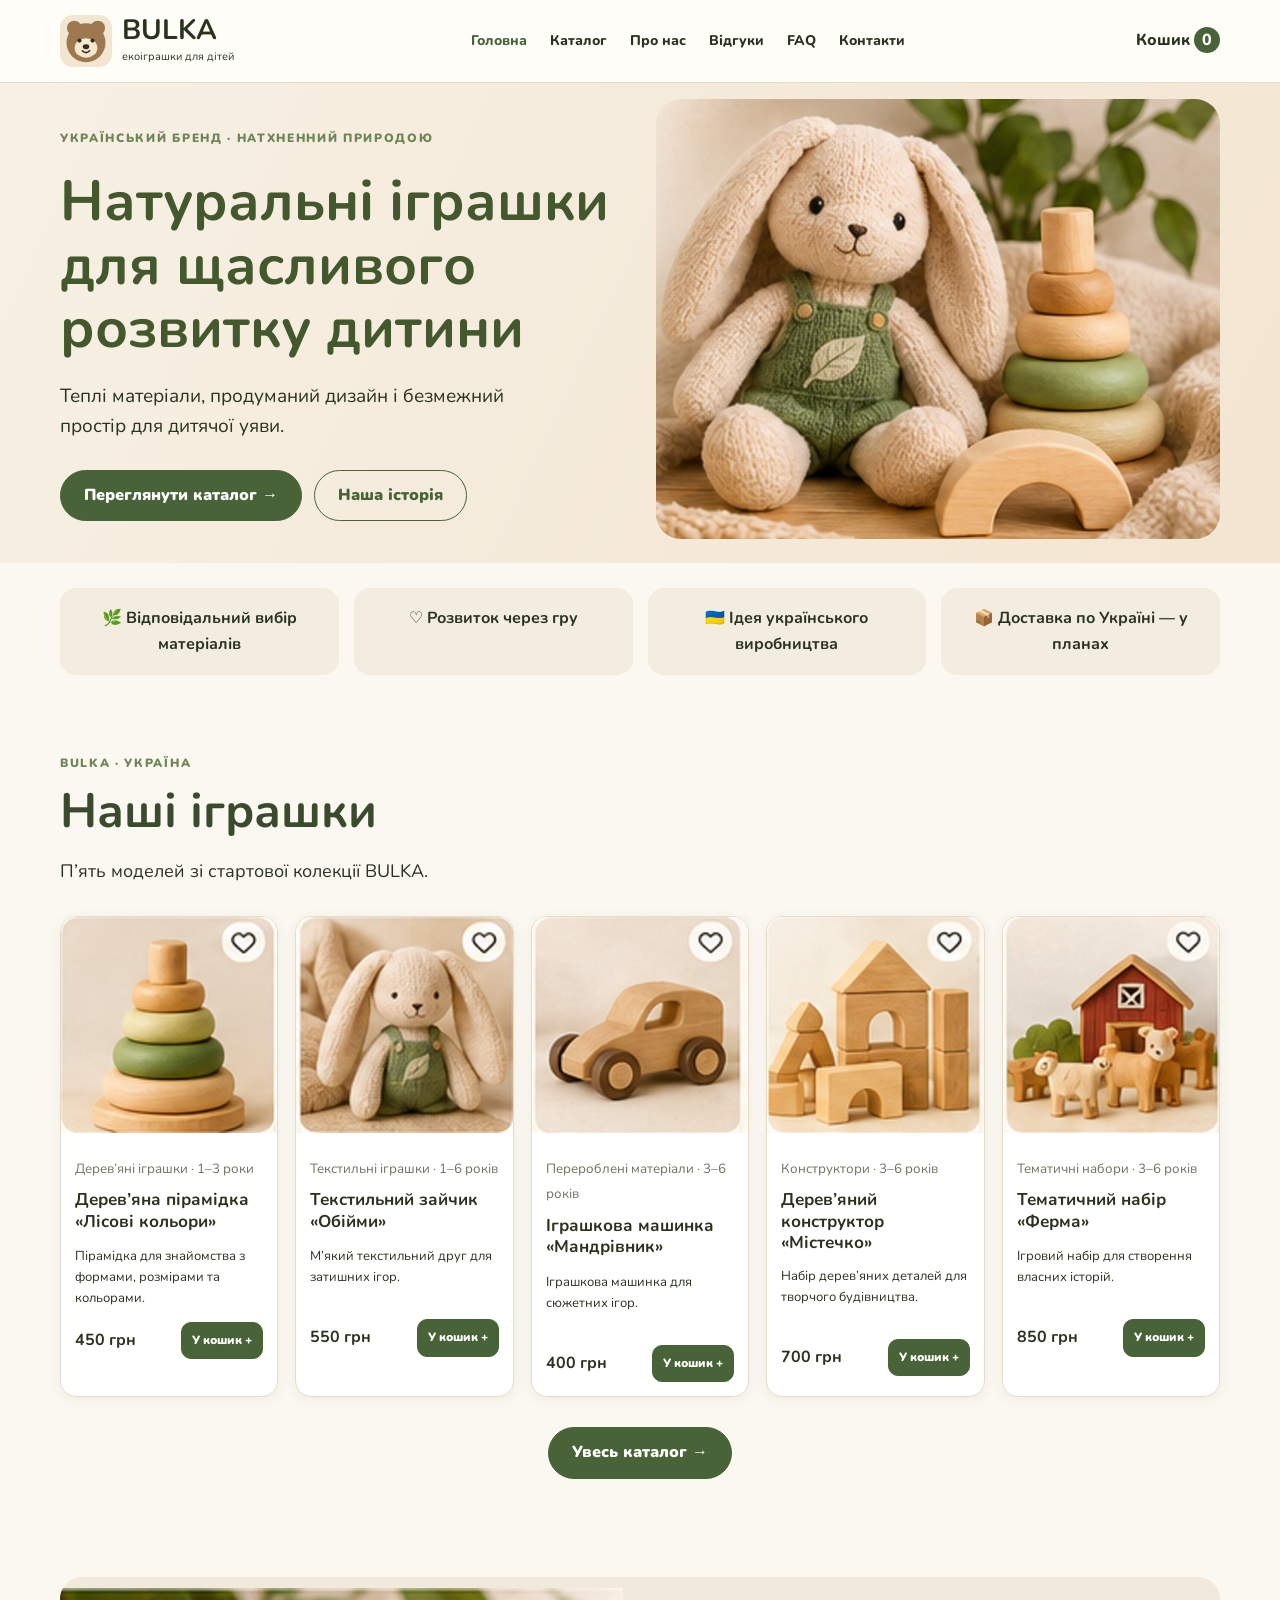
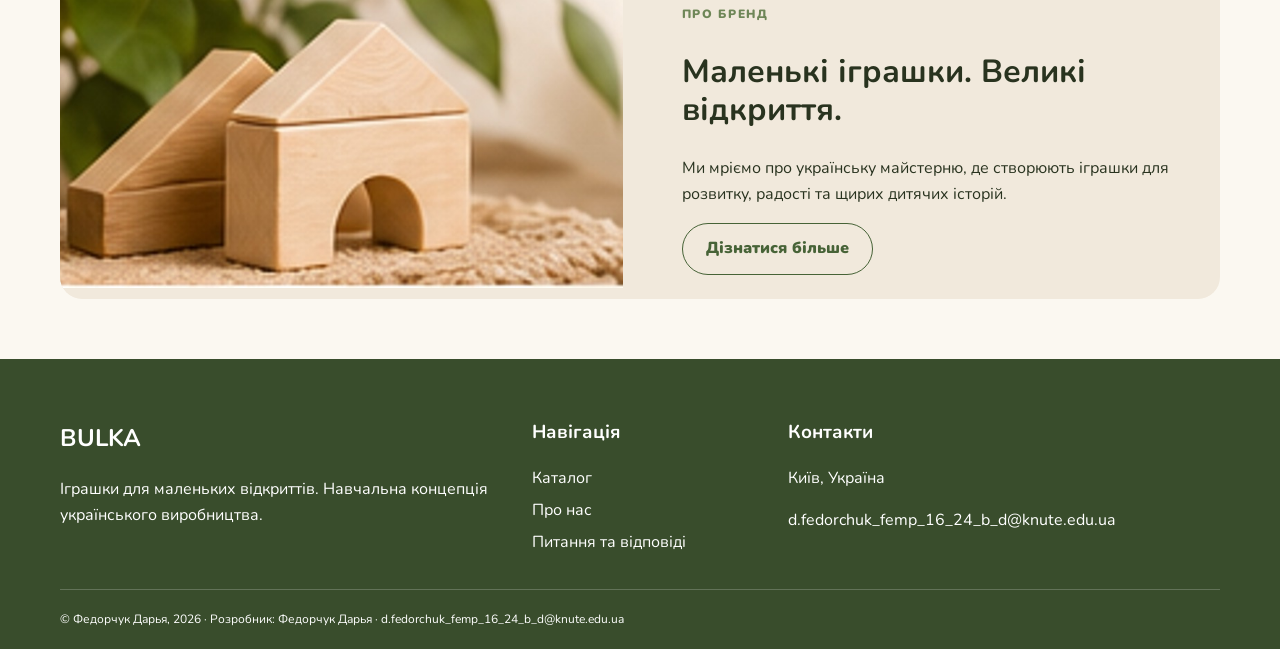
<file: index.html>
<!doctype html><html lang="uk"><head><meta charset="UTF-8"><meta name="viewport" content="width=device-width,initial-scale=1"><meta name="theme-color" content="#466039"><meta name="description" content="BULKA — український навчальний проєкт виробництва дитячих іграшок з дерева, текстилю та відповідально підібраних матеріалів."><title>Головна — BULKA</title><link rel="icon" href="images/logo.svg" type="image/svg+xml"><link rel="stylesheet" href="css/style.css"></head><body><header class="site-header"><div class="container header-inner"><a class="brand" href="index.html"><img src="images/logo.svg" alt="BULKA" width="52" height="52"><span><b>BULKA</b><small>екоіграшки для дітей</small></span></a><button class="mobile-menu" id="menu-button" type="button" aria-label="Меню">☰</button><nav class="nav" id="nav"><a class="active" href="index.html">Головна</a><a class="" href="catalog.html">Каталог</a><a class="" href="about.html">Про нас</a><a class="" href="reviews.html">Відгуки</a><a class="" href="faq.html">FAQ</a><a class="" href="contacts.html">Контакти</a></nav><a class="cart-link" href="cart.html">Кошик <span id="cart-count">0</span></a></div></header><main><section class="hero"><div class="container hero-grid"><div class="hero-copy"><span class="eyebrow">УКРАЇНСЬКИЙ БРЕНД · НАТХНЕННИЙ ПРИРОДОЮ</span><h1>Натуральні іграшки для щасливого розвитку дитини</h1><p>Теплі матеріали, продуманий дизайн і безмежний простір для дитячої уяви.</p><div class="hero-actions"><a class="btn" href="catalog.html">Переглянути каталог →</a><a class="btn outline" href="about.html">Наша історія</a></div></div><div class="hero-image"><img src="images/hero.jpg" alt="Дитячі іграшки у природних кольорах"></div></div></section><section class="container benefits"><div>🌿 <b>Відповідальний вибір матеріалів</b></div><div>♡ <b>Розвиток через гру</b></div><div>🇺🇦 <b>Ідея українського виробництва</b></div><div>📦 <b>Доставка по Україні — у планах</b></div></section><section class="container section"><div class="page-heading"><span class="eyebrow">BULKA · УКРАЇНА</span><h1>Наші іграшки</h1><p>П’ять моделей зі стартової колекції BULKA.</p></div><div class="product-grid"><article class="product-card" data-name="дерев’яна пірамідка «лісові кольори»" data-age="1–3 роки" data-price="450" data-category="Дерев’яні іграшки"><a href="product.html?id=1"><img src="images/toy1.jpg" alt="Дерев’яна пірамідка «Лісові кольори»" loading="lazy"></a><div class="product-info"><small>Дерев’яні іграшки · 1–3 роки</small><h3><a href="product.html?id=1">Дерев’яна пірамідка «Лісові кольори»</a></h3><p>Пірамідка для знайомства з формами, розмірами та кольорами.</p><div class="product-bottom"><strong>450 грн</strong><button type="button" data-add="1" aria-label="Додати Дерев’яна пірамідка «Лісові кольори» до кошика">У кошик +</button></div></div></article><article class="product-card" data-name="текстильний зайчик «обійми»" data-age="1–6 років" data-price="550" data-category="Текстильні іграшки"><a href="product.html?id=2"><img src="images/toy2.jpg" alt="Текстильний зайчик «Обійми»" loading="lazy"></a><div class="product-info"><small>Текстильні іграшки · 1–6 років</small><h3><a href="product.html?id=2">Текстильний зайчик «Обійми»</a></h3><p>М’який текстильний друг для затишних ігор.</p><div class="product-bottom"><strong>550 грн</strong><button type="button" data-add="2" aria-label="Додати Текстильний зайчик «Обійми» до кошика">У кошик +</button></div></div></article><article class="product-card" data-name="іграшкова машинка «мандрівник»" data-age="3–6 років" data-price="400" data-category="Перероблені матеріали"><a href="product.html?id=3"><img src="images/toy3.jpg" alt="Іграшкова машинка «Мандрівник»" loading="lazy"></a><div class="product-info"><small>Перероблені матеріали · 3–6 років</small><h3><a href="product.html?id=3">Іграшкова машинка «Мандрівник»</a></h3><p>Іграшкова машинка для сюжетних ігор.</p><div class="product-bottom"><strong>400 грн</strong><button type="button" data-add="3" aria-label="Додати Іграшкова машинка «Мандрівник» до кошика">У кошик +</button></div></div></article><article class="product-card" data-name="дерев’яний конструктор «містечко»" data-age="3–6 років" data-price="700" data-category="Конструктори"><a href="product.html?id=4"><img src="images/toy4.jpg" alt="Дерев’яний конструктор «Містечко»" loading="lazy"></a><div class="product-info"><small>Конструктори · 3–6 років</small><h3><a href="product.html?id=4">Дерев’яний конструктор «Містечко»</a></h3><p>Набір дерев’яних деталей для творчого будівництва.</p><div class="product-bottom"><strong>700 грн</strong><button type="button" data-add="4" aria-label="Додати Дерев’яний конструктор «Містечко» до кошика">У кошик +</button></div></div></article><article class="product-card" data-name="тематичний набір «ферма»" data-age="3–6 років" data-price="850" data-category="Тематичні набори"><a href="product.html?id=5"><img src="images/toy5.jpg" alt="Тематичний набір «Ферма»" loading="lazy"></a><div class="product-info"><small>Тематичні набори · 3–6 років</small><h3><a href="product.html?id=5">Тематичний набір «Ферма»</a></h3><p>Ігровий набір для створення власних історій.</p><div class="product-bottom"><strong>850 грн</strong><button type="button" data-add="5" aria-label="Додати Тематичний набір «Ферма» до кошика">У кошик +</button></div></div></article></div><p class="center"><a class="btn" href="catalog.html">Увесь каталог →</a></p></section><section class="container story-banner"><img src="images/workshop.jpg" alt="Дерев’яні іграшки"><div><span class="eyebrow">ПРО БРЕНД</span><h2>Маленькі іграшки. Великі відкриття.</h2><p>Ми мріємо про українську майстерню, де створюють іграшки для розвитку, радості та щирих дитячих історій.</p><a class="btn outline" href="about.html">Дізнатися більше</a></div></section></main><footer class="site-footer"><div class="container footer-grid"><div><h2>BULKA</h2><p>Іграшки для маленьких відкриттів. Навчальна концепція українського виробництва.</p></div><div><h3>Навігація</h3><a href="catalog.html">Каталог</a><a href="about.html">Про нас</a><a href="faq.html">Питання та відповіді</a></div><div><h3>Контакти</h3><p>Київ, Україна</p><a href="mailto:d.fedorchuk_femp_16_24_b_d@knute.edu.ua">d.fedorchuk_femp_16_24_b_d@knute.edu.ua</a></div></div><div class="container copyright">© Федорчук Дарья, 2026 · Розробник: Федорчук Дарья · d.fedorchuk_femp_16_24_b_d@knute.edu.ua</div></footer><script src="js/script.js" defer></script></body></html>
</file>
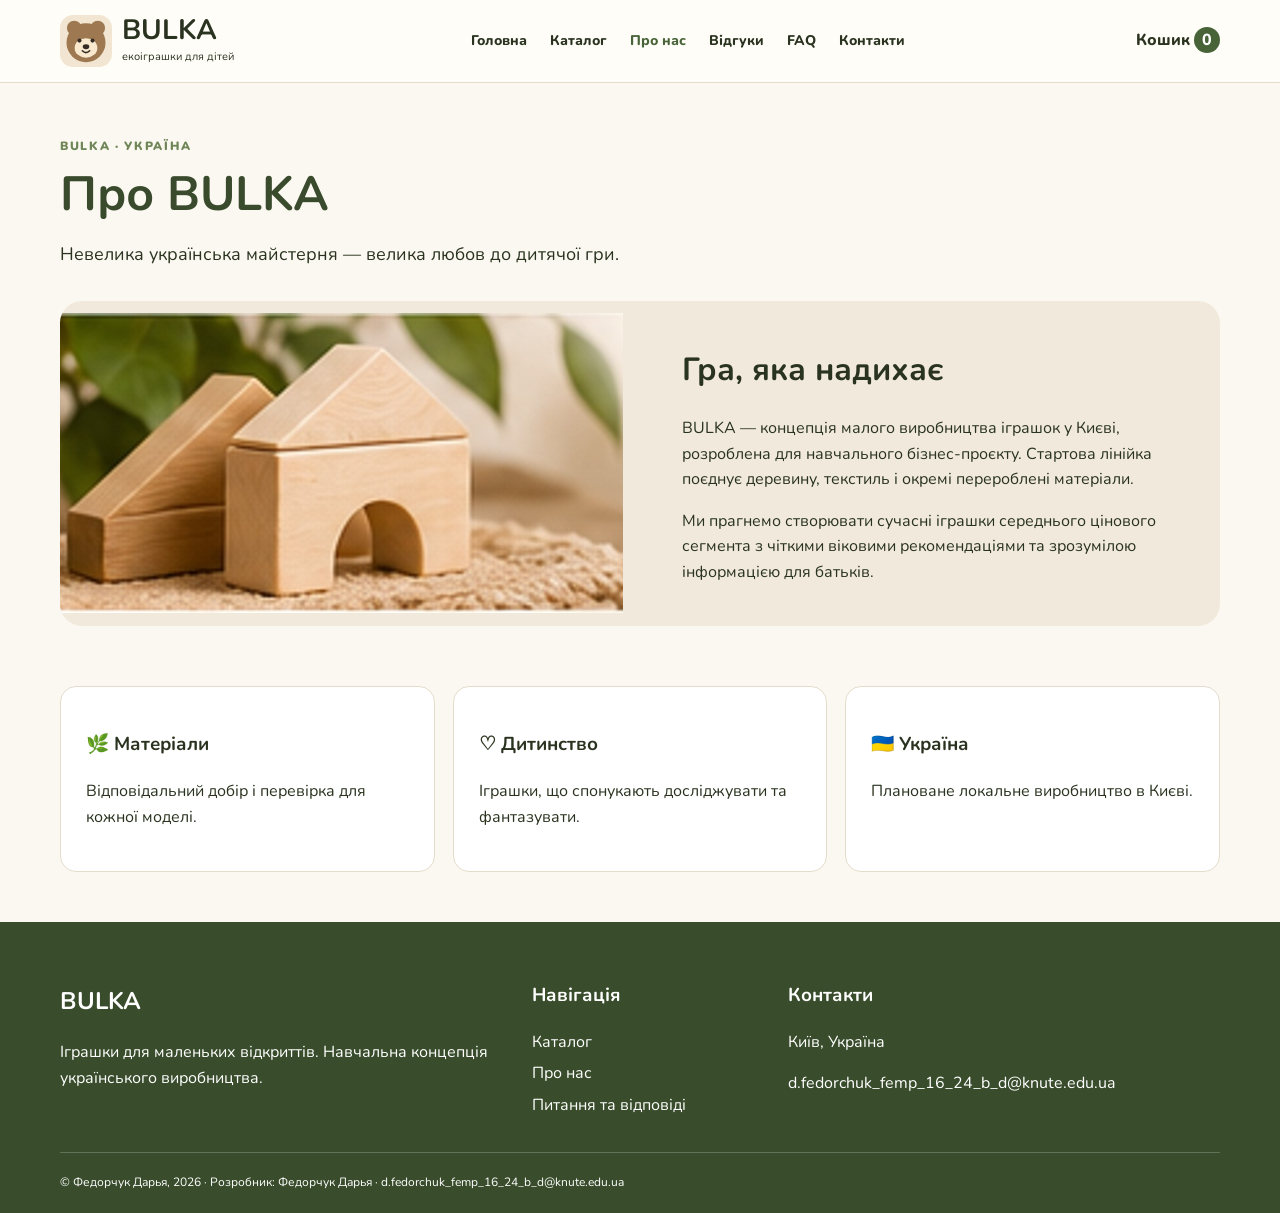
<file: about.html>
<!doctype html><html lang="uk"><head><meta charset="UTF-8"><meta name="viewport" content="width=device-width,initial-scale=1"><meta name="theme-color" content="#466039"><meta name="description" content="BULKA — український навчальний проєкт виробництва дитячих іграшок з дерева, текстилю та відповідально підібраних матеріалів."><title>Про нас — BULKA</title><link rel="icon" href="images/logo.svg" type="image/svg+xml"><link rel="stylesheet" href="css/style.css"></head><body><header class="site-header"><div class="container header-inner"><a class="brand" href="index.html"><img src="images/logo.svg" alt="BULKA" width="52" height="52"><span><b>BULKA</b><small>екоіграшки для дітей</small></span></a><button class="mobile-menu" id="menu-button" type="button" aria-label="Меню">☰</button><nav class="nav" id="nav"><a class="" href="index.html">Головна</a><a class="" href="catalog.html">Каталог</a><a class="active" href="about.html">Про нас</a><a class="" href="reviews.html">Відгуки</a><a class="" href="faq.html">FAQ</a><a class="" href="contacts.html">Контакти</a></nav><a class="cart-link" href="cart.html">Кошик <span id="cart-count">0</span></a></div></header><main><section class="container section"><div class="page-heading"><span class="eyebrow">BULKA · УКРАЇНА</span><h1>Про BULKA</h1><p>Невелика українська майстерня — велика любов до дитячої гри.</p></div><div class="story-banner"><img src="images/workshop.jpg" alt="Дерев’яні іграшки"><div><h2>Гра, яка надихає</h2><p>BULKA — концепція малого виробництва іграшок у Києві, розроблена для навчального бізнес-проєкту. Стартова лінійка поєднує деревину, текстиль і окремі перероблені матеріали.</p><p>Ми прагнемо створювати сучасні іграшки середнього цінового сегмента з чіткими віковими рекомендаціями та зрозумілою інформацією для батьків.</p></div></div><div class="values"><article><h3>🌿 Матеріали</h3><p>Відповідальний добір і перевірка для кожної моделі.</p></article><article><h3>♡ Дитинство</h3><p>Іграшки, що спонукають досліджувати та фантазувати.</p></article><article><h3>🇺🇦 Україна</h3><p>Плановане локальне виробництво в Києві.</p></article></div></section></main><footer class="site-footer"><div class="container footer-grid"><div><h2>BULKA</h2><p>Іграшки для маленьких відкриттів. Навчальна концепція українського виробництва.</p></div><div><h3>Навігація</h3><a href="catalog.html">Каталог</a><a href="about.html">Про нас</a><a href="faq.html">Питання та відповіді</a></div><div><h3>Контакти</h3><p>Київ, Україна</p><a href="mailto:d.fedorchuk_femp_16_24_b_d@knute.edu.ua">d.fedorchuk_femp_16_24_b_d@knute.edu.ua</a></div></div><div class="container copyright">© Федорчук Дарья, 2026 · Розробник: Федорчук Дарья · d.fedorchuk_femp_16_24_b_d@knute.edu.ua</div></footer><script src="js/script.js" defer></script></body></html>
</file>
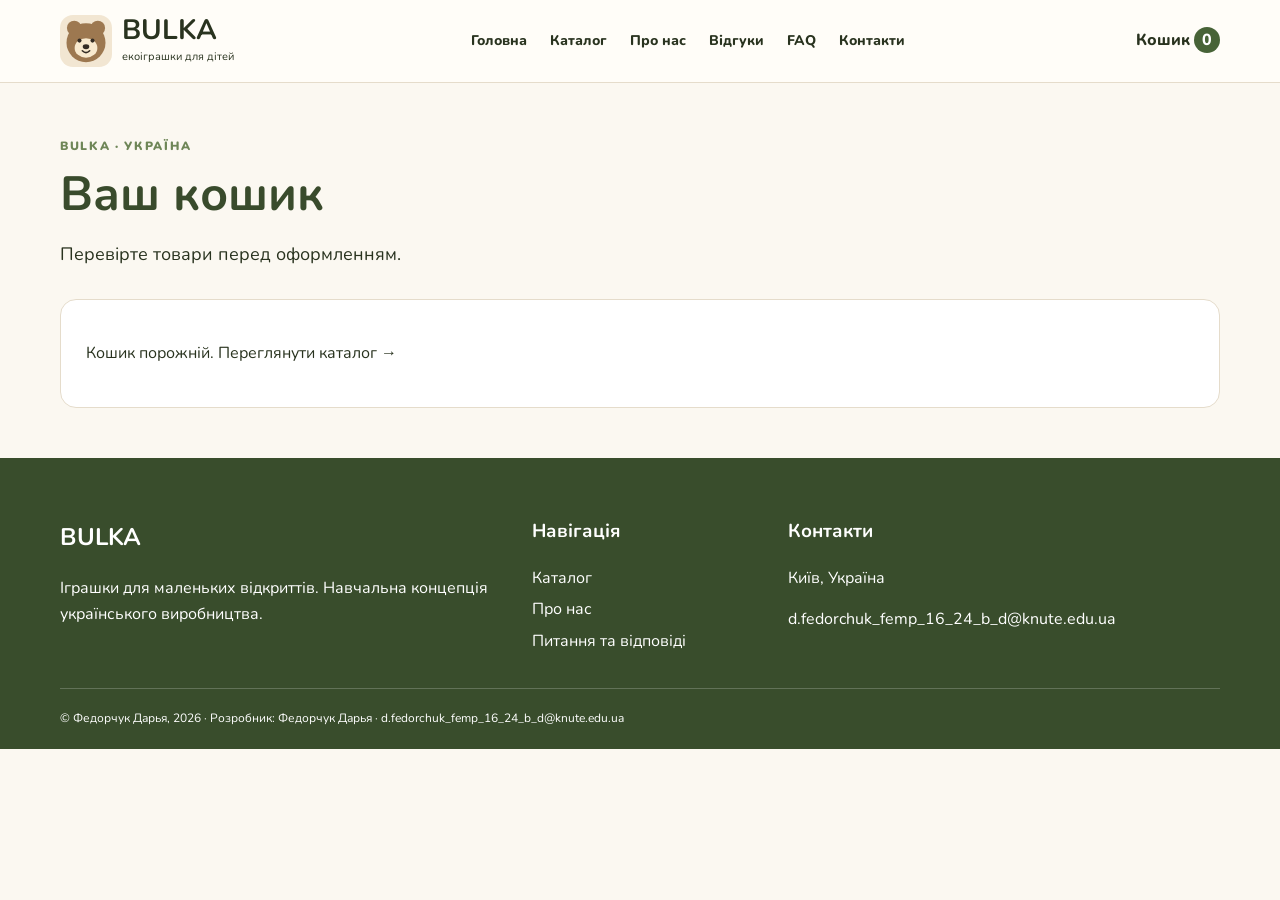
<file: cart.html>
<!doctype html><html lang="uk"><head><meta charset="UTF-8"><meta name="viewport" content="width=device-width,initial-scale=1"><meta name="theme-color" content="#466039"><meta name="description" content="BULKA — український навчальний проєкт виробництва дитячих іграшок з дерева, текстилю та відповідально підібраних матеріалів."><title>Кошик — BULKA</title><link rel="icon" href="images/logo.svg" type="image/svg+xml"><link rel="stylesheet" href="css/style.css"></head><body><header class="site-header"><div class="container header-inner"><a class="brand" href="index.html"><img src="images/logo.svg" alt="BULKA" width="52" height="52"><span><b>BULKA</b><small>екоіграшки для дітей</small></span></a><button class="mobile-menu" id="menu-button" type="button" aria-label="Меню">☰</button><nav class="nav" id="nav"><a class="" href="index.html">Головна</a><a class="" href="catalog.html">Каталог</a><a class="" href="about.html">Про нас</a><a class="" href="reviews.html">Відгуки</a><a class="" href="faq.html">FAQ</a><a class="" href="contacts.html">Контакти</a></nav><a class="cart-link" href="cart.html">Кошик <span id="cart-count">0</span></a></div></header><main><section class="container section"><div class="page-heading"><span class="eyebrow">BULKA · УКРАЇНА</span><h1>Ваш кошик</h1><p>Перевірте товари перед оформленням.</p></div><div class="panel" id="cart-body"><p>Для роботи кошика увімкніть JavaScript у браузері.</p></div></section></main><footer class="site-footer"><div class="container footer-grid"><div><h2>BULKA</h2><p>Іграшки для маленьких відкриттів. Навчальна концепція українського виробництва.</p></div><div><h3>Навігація</h3><a href="catalog.html">Каталог</a><a href="about.html">Про нас</a><a href="faq.html">Питання та відповіді</a></div><div><h3>Контакти</h3><p>Київ, Україна</p><a href="mailto:d.fedorchuk_femp_16_24_b_d@knute.edu.ua">d.fedorchuk_femp_16_24_b_d@knute.edu.ua</a></div></div><div class="container copyright">© Федорчук Дарья, 2026 · Розробник: Федорчук Дарья · d.fedorchuk_femp_16_24_b_d@knute.edu.ua</div></footer><script src="js/script.js" defer></script></body></html>
</file>
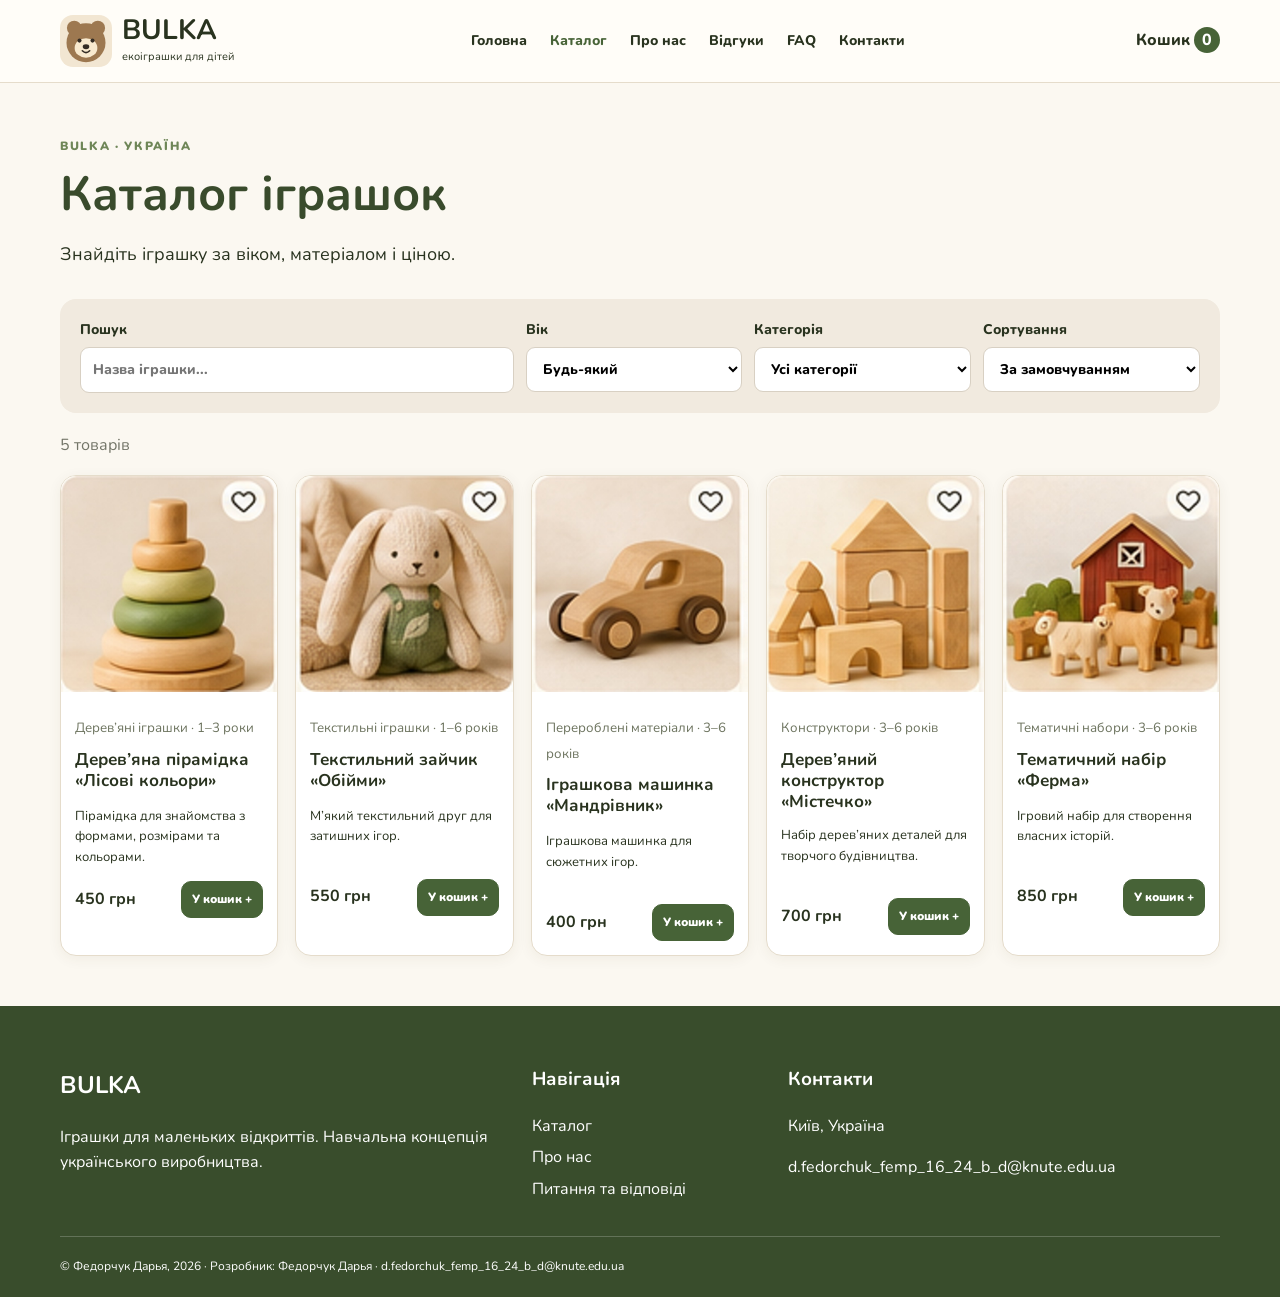
<file: catalog.html>
<!doctype html><html lang="uk"><head><meta charset="UTF-8"><meta name="viewport" content="width=device-width,initial-scale=1"><meta name="theme-color" content="#466039"><meta name="description" content="BULKA — український навчальний проєкт виробництва дитячих іграшок з дерева, текстилю та відповідально підібраних матеріалів."><title>Каталог — BULKA</title><link rel="icon" href="images/logo.svg" type="image/svg+xml"><link rel="stylesheet" href="css/style.css"></head><body><header class="site-header"><div class="container header-inner"><a class="brand" href="index.html"><img src="images/logo.svg" alt="BULKA" width="52" height="52"><span><b>BULKA</b><small>екоіграшки для дітей</small></span></a><button class="mobile-menu" id="menu-button" type="button" aria-label="Меню">☰</button><nav class="nav" id="nav"><a class="" href="index.html">Головна</a><a class="active" href="catalog.html">Каталог</a><a class="" href="about.html">Про нас</a><a class="" href="reviews.html">Відгуки</a><a class="" href="faq.html">FAQ</a><a class="" href="contacts.html">Контакти</a></nav><a class="cart-link" href="cart.html">Кошик <span id="cart-count">0</span></a></div></header><main><section class="container section"><div class="page-heading"><span class="eyebrow">BULKA · УКРАЇНА</span><h1>Каталог іграшок</h1><p>Знайдіть іграшку за віком, матеріалом і ціною.</p></div><div class="filterbar"><label>Пошук <input id="search" type="search" placeholder="Назва іграшки..."></label><label>Вік <select id="age"><option value="all">Будь-який</option><option value="1">1–3 роки</option><option value="3">3–6 років</option></select></label><label>Категорія <select id="category"><option value="all">Усі категорії</option><option>Дерев’яні іграшки</option><option>Текстильні іграшки</option><option>Перероблені матеріали</option><option>Конструктори</option><option>Тематичні набори</option></select></label><label>Сортування <select id="sort"><option value="default">За замовчуванням</option><option value="asc">Спочатку дешевші</option><option value="desc">Спочатку дорожчі</option></select></label></div><p id="filter-count" class="muted">5 товарів</p><div class="product-grid" id="catalog-grid"><article class="product-card" data-name="дерев’яна пірамідка «лісові кольори»" data-age="1–3 роки" data-price="450" data-category="Дерев’яні іграшки"><a href="product.html?id=1"><img src="images/toy1.jpg" alt="Дерев’яна пірамідка «Лісові кольори»" loading="lazy"></a><div class="product-info"><small>Дерев’яні іграшки · 1–3 роки</small><h3><a href="product.html?id=1">Дерев’яна пірамідка «Лісові кольори»</a></h3><p>Пірамідка для знайомства з формами, розмірами та кольорами.</p><div class="product-bottom"><strong>450 грн</strong><button type="button" data-add="1" aria-label="Додати Дерев’яна пірамідка «Лісові кольори» до кошика">У кошик +</button></div></div></article><article class="product-card" data-name="текстильний зайчик «обійми»" data-age="1–6 років" data-price="550" data-category="Текстильні іграшки"><a href="product.html?id=2"><img src="images/toy2.jpg" alt="Текстильний зайчик «Обійми»" loading="lazy"></a><div class="product-info"><small>Текстильні іграшки · 1–6 років</small><h3><a href="product.html?id=2">Текстильний зайчик «Обійми»</a></h3><p>М’який текстильний друг для затишних ігор.</p><div class="product-bottom"><strong>550 грн</strong><button type="button" data-add="2" aria-label="Додати Текстильний зайчик «Обійми» до кошика">У кошик +</button></div></div></article><article class="product-card" data-name="іграшкова машинка «мандрівник»" data-age="3–6 років" data-price="400" data-category="Перероблені матеріали"><a href="product.html?id=3"><img src="images/toy3.jpg" alt="Іграшкова машинка «Мандрівник»" loading="lazy"></a><div class="product-info"><small>Перероблені матеріали · 3–6 років</small><h3><a href="product.html?id=3">Іграшкова машинка «Мандрівник»</a></h3><p>Іграшкова машинка для сюжетних ігор.</p><div class="product-bottom"><strong>400 грн</strong><button type="button" data-add="3" aria-label="Додати Іграшкова машинка «Мандрівник» до кошика">У кошик +</button></div></div></article><article class="product-card" data-name="дерев’яний конструктор «містечко»" data-age="3–6 років" data-price="700" data-category="Конструктори"><a href="product.html?id=4"><img src="images/toy4.jpg" alt="Дерев’яний конструктор «Містечко»" loading="lazy"></a><div class="product-info"><small>Конструктори · 3–6 років</small><h3><a href="product.html?id=4">Дерев’яний конструктор «Містечко»</a></h3><p>Набір дерев’яних деталей для творчого будівництва.</p><div class="product-bottom"><strong>700 грн</strong><button type="button" data-add="4" aria-label="Додати Дерев’яний конструктор «Містечко» до кошика">У кошик +</button></div></div></article><article class="product-card" data-name="тематичний набір «ферма»" data-age="3–6 років" data-price="850" data-category="Тематичні набори"><a href="product.html?id=5"><img src="images/toy5.jpg" alt="Тематичний набір «Ферма»" loading="lazy"></a><div class="product-info"><small>Тематичні набори · 3–6 років</small><h3><a href="product.html?id=5">Тематичний набір «Ферма»</a></h3><p>Ігровий набір для створення власних історій.</p><div class="product-bottom"><strong>850 грн</strong><button type="button" data-add="5" aria-label="Додати Тематичний набір «Ферма» до кошика">У кошик +</button></div></div></article></div></section></main><footer class="site-footer"><div class="container footer-grid"><div><h2>BULKA</h2><p>Іграшки для маленьких відкриттів. Навчальна концепція українського виробництва.</p></div><div><h3>Навігація</h3><a href="catalog.html">Каталог</a><a href="about.html">Про нас</a><a href="faq.html">Питання та відповіді</a></div><div><h3>Контакти</h3><p>Київ, Україна</p><a href="mailto:d.fedorchuk_femp_16_24_b_d@knute.edu.ua">d.fedorchuk_femp_16_24_b_d@knute.edu.ua</a></div></div><div class="container copyright">© Федорчук Дарья, 2026 · Розробник: Федорчук Дарья · d.fedorchuk_femp_16_24_b_d@knute.edu.ua</div></footer><script src="js/script.js" defer></script></body></html>
</file>
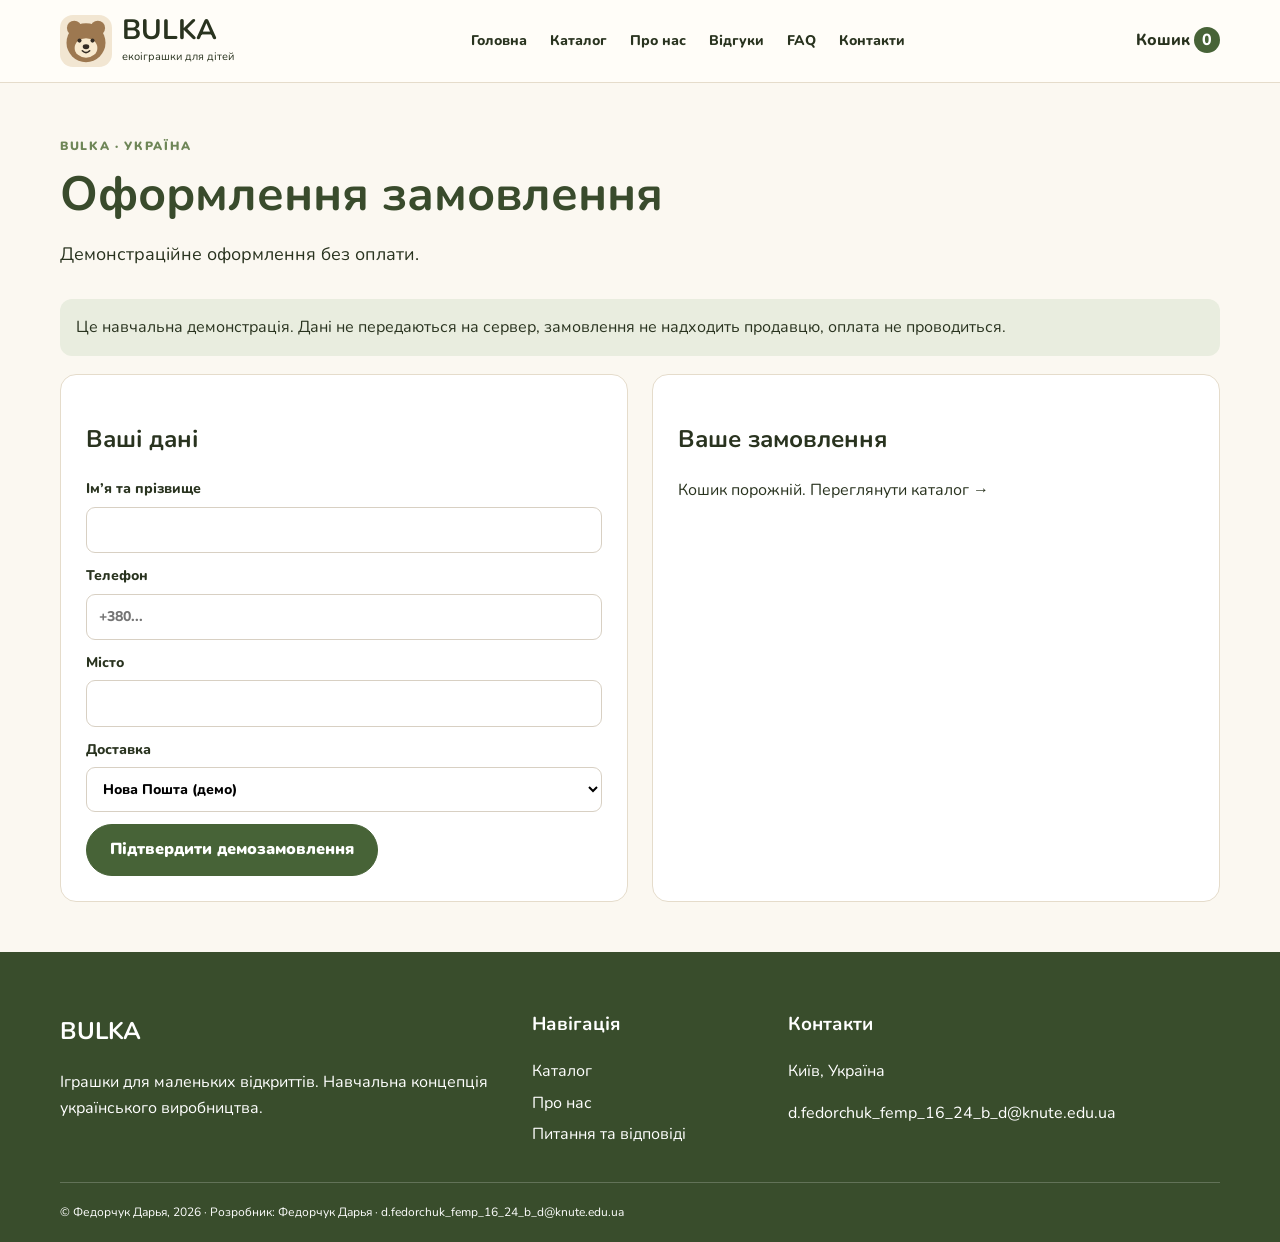
<file: checkout.html>
<!doctype html><html lang="uk"><head><meta charset="UTF-8"><meta name="viewport" content="width=device-width,initial-scale=1"><meta name="theme-color" content="#466039"><meta name="description" content="BULKA — український навчальний проєкт виробництва дитячих іграшок з дерева, текстилю та відповідально підібраних матеріалів."><title>Оформлення замовлення — BULKA</title><link rel="icon" href="images/logo.svg" type="image/svg+xml"><link rel="stylesheet" href="css/style.css"></head><body><header class="site-header"><div class="container header-inner"><a class="brand" href="index.html"><img src="images/logo.svg" alt="BULKA" width="52" height="52"><span><b>BULKA</b><small>екоіграшки для дітей</small></span></a><button class="mobile-menu" id="menu-button" type="button" aria-label="Меню">☰</button><nav class="nav" id="nav"><a class="" href="index.html">Головна</a><a class="" href="catalog.html">Каталог</a><a class="" href="about.html">Про нас</a><a class="" href="reviews.html">Відгуки</a><a class="" href="faq.html">FAQ</a><a class="" href="contacts.html">Контакти</a></nav><a class="cart-link" href="cart.html">Кошик <span id="cart-count">0</span></a></div></header><main><section class="container section"><div class="page-heading"><span class="eyebrow">BULKA · УКРАЇНА</span><h1>Оформлення замовлення</h1><p>Демонстраційне оформлення без оплати.</p></div><div class="notice">Це навчальна демонстрація. Дані не передаються на сервер, замовлення не надходить продавцю, оплата не проводиться.</div><div class="contact-grid"><form class="panel" id="checkout-form"><h2>Ваші дані</h2><label>Ім’я та прізвище<input required name="name"></label><label>Телефон<input required type="tel" name="phone" placeholder="+380..."></label><label>Місто<input required name="city"></label><label>Доставка<select name="delivery"><option>Нова Пошта (демо)</option><option>Самовивіз (демо)</option></select></label><button class="btn" type="submit">Підтвердити демозамовлення</button></form><div class="panel"><h2>Ваше замовлення</h2><div id="checkout-summary">Товари з кошика з’являться тут.</div></div></div></section></main><footer class="site-footer"><div class="container footer-grid"><div><h2>BULKA</h2><p>Іграшки для маленьких відкриттів. Навчальна концепція українського виробництва.</p></div><div><h3>Навігація</h3><a href="catalog.html">Каталог</a><a href="about.html">Про нас</a><a href="faq.html">Питання та відповіді</a></div><div><h3>Контакти</h3><p>Київ, Україна</p><a href="mailto:d.fedorchuk_femp_16_24_b_d@knute.edu.ua">d.fedorchuk_femp_16_24_b_d@knute.edu.ua</a></div></div><div class="container copyright">© Федорчук Дарья, 2026 · Розробник: Федорчук Дарья · d.fedorchuk_femp_16_24_b_d@knute.edu.ua</div></footer><script src="js/script.js" defer></script></body></html>
</file>
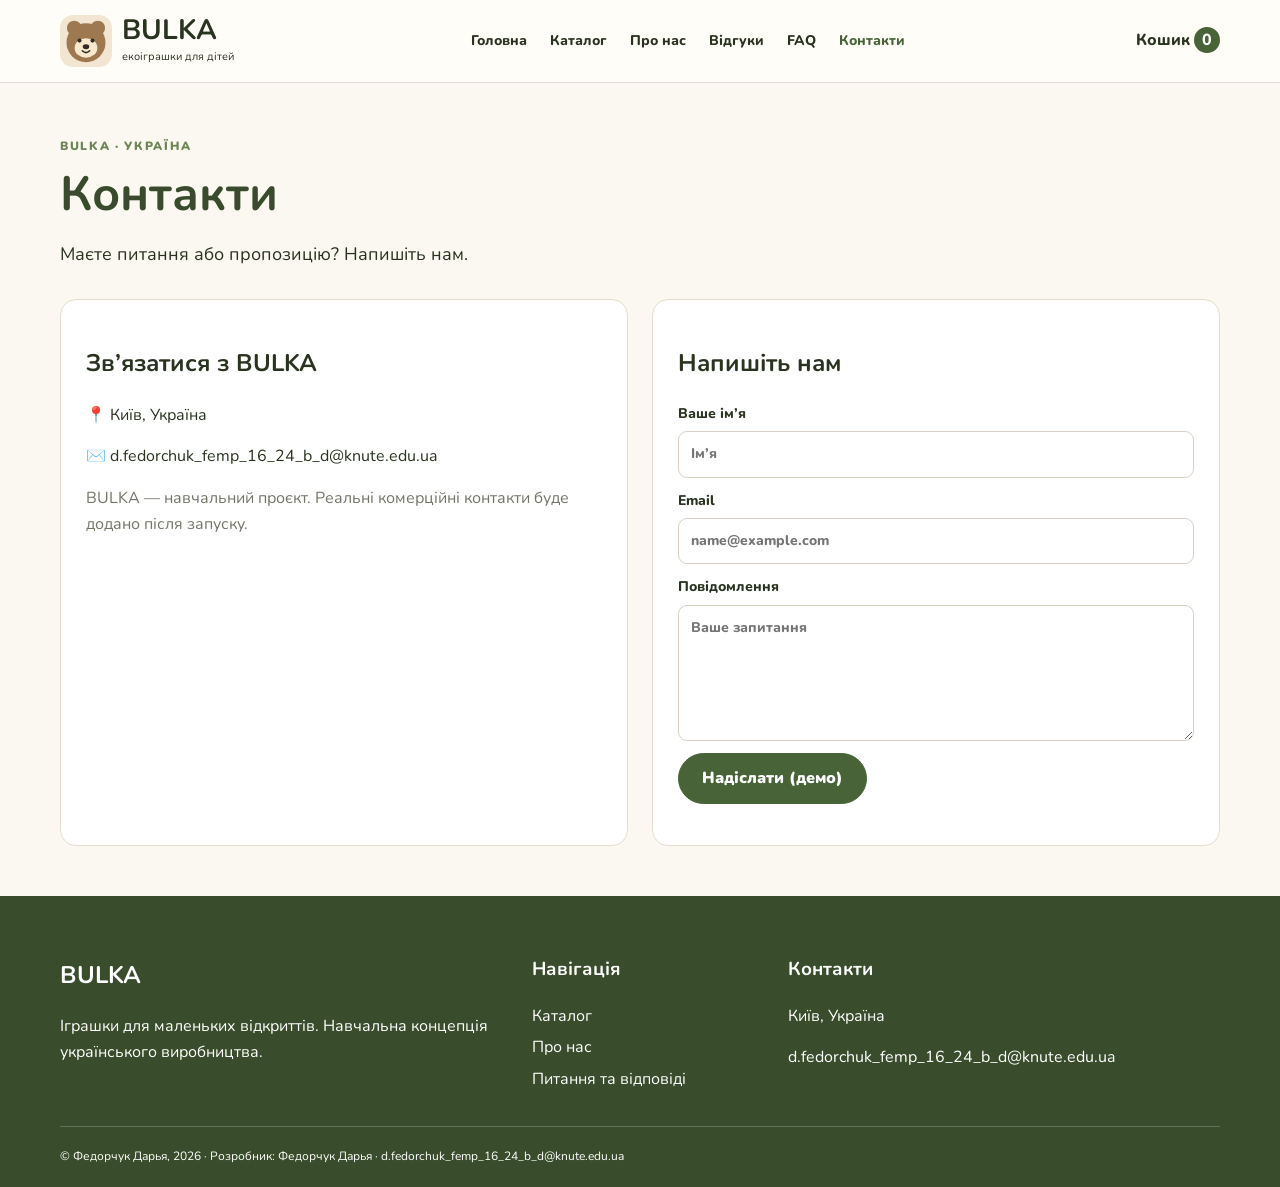
<file: contacts.html>
<!doctype html><html lang="uk"><head><meta charset="UTF-8"><meta name="viewport" content="width=device-width,initial-scale=1"><meta name="theme-color" content="#466039"><meta name="description" content="BULKA — український навчальний проєкт виробництва дитячих іграшок з дерева, текстилю та відповідально підібраних матеріалів."><title>Контакти — BULKA</title><link rel="icon" href="images/logo.svg" type="image/svg+xml"><link rel="stylesheet" href="css/style.css"></head><body><header class="site-header"><div class="container header-inner"><a class="brand" href="index.html"><img src="images/logo.svg" alt="BULKA" width="52" height="52"><span><b>BULKA</b><small>екоіграшки для дітей</small></span></a><button class="mobile-menu" id="menu-button" type="button" aria-label="Меню">☰</button><nav class="nav" id="nav"><a class="" href="index.html">Головна</a><a class="" href="catalog.html">Каталог</a><a class="" href="about.html">Про нас</a><a class="" href="reviews.html">Відгуки</a><a class="" href="faq.html">FAQ</a><a class="active" href="contacts.html">Контакти</a></nav><a class="cart-link" href="cart.html">Кошик <span id="cart-count">0</span></a></div></header><main><section class="container section"><div class="page-heading"><span class="eyebrow">BULKA · УКРАЇНА</span><h1>Контакти</h1><p>Маєте питання або пропозицію? Напишіть нам.</p></div><div class="contact-grid"><div class="panel"><h2>Зв’язатися з BULKA</h2><p>📍 Київ, Україна</p><p>✉️ <a href="mailto:d.fedorchuk_femp_16_24_b_d@knute.edu.ua">d.fedorchuk_femp_16_24_b_d@knute.edu.ua</a></p><p class="muted">BULKA — навчальний проєкт. Реальні комерційні контакти буде додано після запуску.</p></div><form id="contact-form" class="panel"><h2>Напишіть нам</h2><label>Ваше ім’я<input required name="name" placeholder="Ім’я"></label><label>Email<input required type="email" name="email" placeholder="name@example.com"></label><label>Повідомлення<textarea required rows="5" name="message" placeholder="Ваше запитання"></textarea></label><button class="btn" type="submit">Надіслати (демо)</button><p id="contact-status" role="status"></p></form></div></section></main><footer class="site-footer"><div class="container footer-grid"><div><h2>BULKA</h2><p>Іграшки для маленьких відкриттів. Навчальна концепція українського виробництва.</p></div><div><h3>Навігація</h3><a href="catalog.html">Каталог</a><a href="about.html">Про нас</a><a href="faq.html">Питання та відповіді</a></div><div><h3>Контакти</h3><p>Київ, Україна</p><a href="mailto:d.fedorchuk_femp_16_24_b_d@knute.edu.ua">d.fedorchuk_femp_16_24_b_d@knute.edu.ua</a></div></div><div class="container copyright">© Федорчук Дарья, 2026 · Розробник: Федорчук Дарья · d.fedorchuk_femp_16_24_b_d@knute.edu.ua</div></footer><script src="js/script.js" defer></script></body></html>
</file>
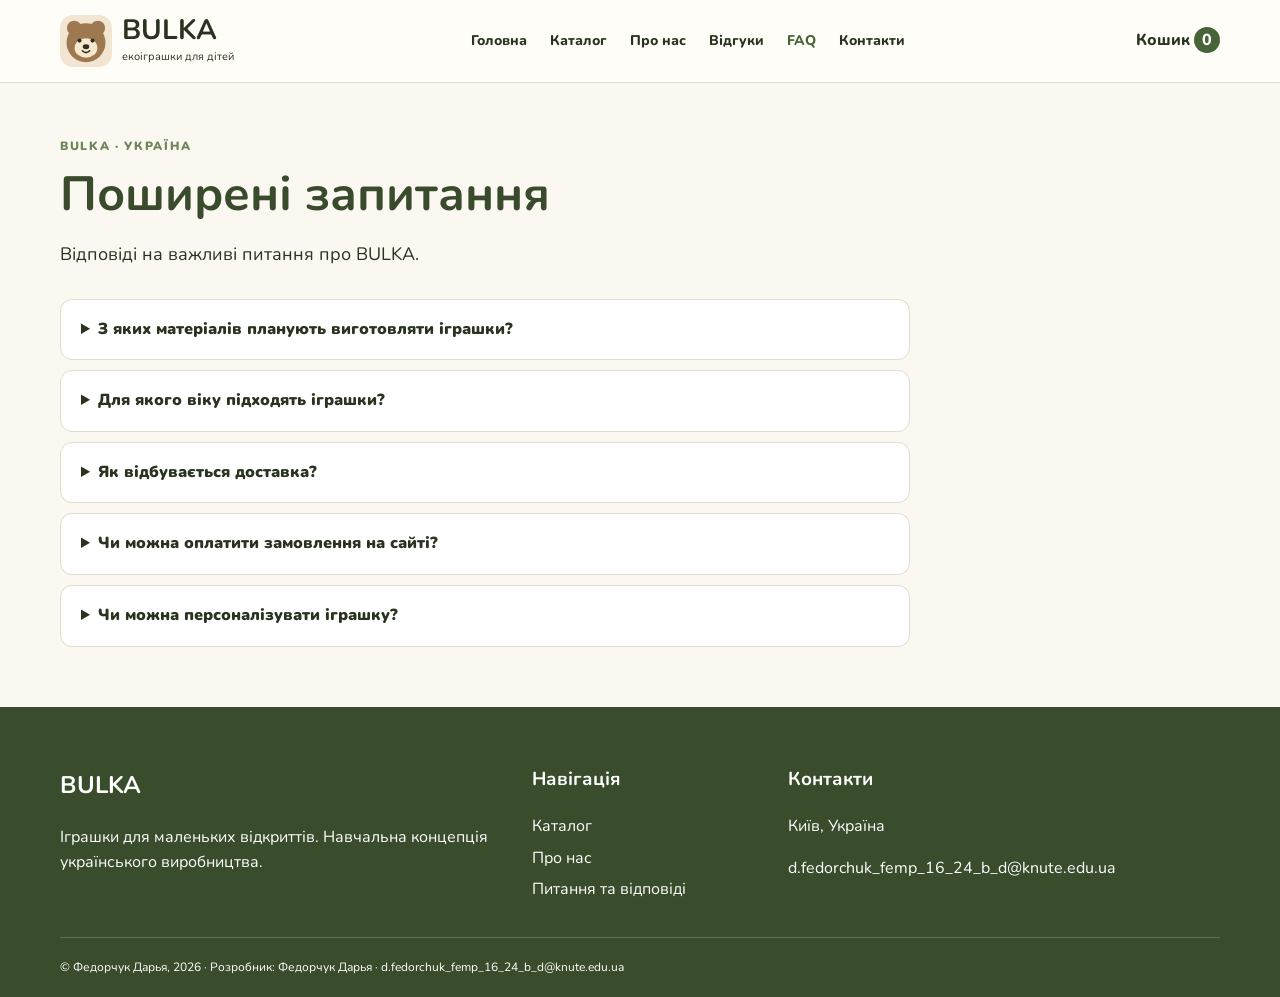
<file: faq.html>
<!doctype html><html lang="uk"><head><meta charset="UTF-8"><meta name="viewport" content="width=device-width,initial-scale=1"><meta name="theme-color" content="#466039"><meta name="description" content="BULKA — український навчальний проєкт виробництва дитячих іграшок з дерева, текстилю та відповідально підібраних матеріалів."><title>FAQ — BULKA</title><link rel="icon" href="images/logo.svg" type="image/svg+xml"><link rel="stylesheet" href="css/style.css"></head><body><header class="site-header"><div class="container header-inner"><a class="brand" href="index.html"><img src="images/logo.svg" alt="BULKA" width="52" height="52"><span><b>BULKA</b><small>екоіграшки для дітей</small></span></a><button class="mobile-menu" id="menu-button" type="button" aria-label="Меню">☰</button><nav class="nav" id="nav"><a class="" href="index.html">Головна</a><a class="" href="catalog.html">Каталог</a><a class="" href="about.html">Про нас</a><a class="" href="reviews.html">Відгуки</a><a class="active" href="faq.html">FAQ</a><a class="" href="contacts.html">Контакти</a></nav><a class="cart-link" href="cart.html">Кошик <span id="cart-count">0</span></a></div></header><main><section class="container section"><div class="page-heading"><span class="eyebrow">BULKA · УКРАЇНА</span><h1>Поширені запитання</h1><p>Відповіді на важливі питання про BULKA.</p></div><div class="faq-list"><details><summary>З яких матеріалів планують виготовляти іграшки?</summary><p>З деревини, текстилю та окремих перероблених матеріалів. Конкретний склад кожного товару має бути підтверджений перед продажем.</p></details><details><summary>Для якого віку підходять іграшки?</summary><p>Стартова лінійка орієнтована переважно на дітей 1–6 років. Вироби для дітей до 3 років потребують особливо ретельної перевірки.</p></details><details><summary>Як відбувається доставка?</summary><p>У бізнес-плані передбачено поштову доставку Україною та самовивіз із майстерні після запуску.</p></details><details><summary>Чи можна оплатити замовлення на сайті?</summary><p>Ні. Зараз це навчальна демонстрація, реальні платежі не проводяться.</p></details><details><summary>Чи можна персоналізувати іграшку?</summary><p>Для окремих моделей у майбутньому планується можливість персоналізації.</p></details></div></section></main><footer class="site-footer"><div class="container footer-grid"><div><h2>BULKA</h2><p>Іграшки для маленьких відкриттів. Навчальна концепція українського виробництва.</p></div><div><h3>Навігація</h3><a href="catalog.html">Каталог</a><a href="about.html">Про нас</a><a href="faq.html">Питання та відповіді</a></div><div><h3>Контакти</h3><p>Київ, Україна</p><a href="mailto:d.fedorchuk_femp_16_24_b_d@knute.edu.ua">d.fedorchuk_femp_16_24_b_d@knute.edu.ua</a></div></div><div class="container copyright">© Федорчук Дарья, 2026 · Розробник: Федорчук Дарья · d.fedorchuk_femp_16_24_b_d@knute.edu.ua</div></footer><script src="js/script.js" defer></script></body></html>
</file>
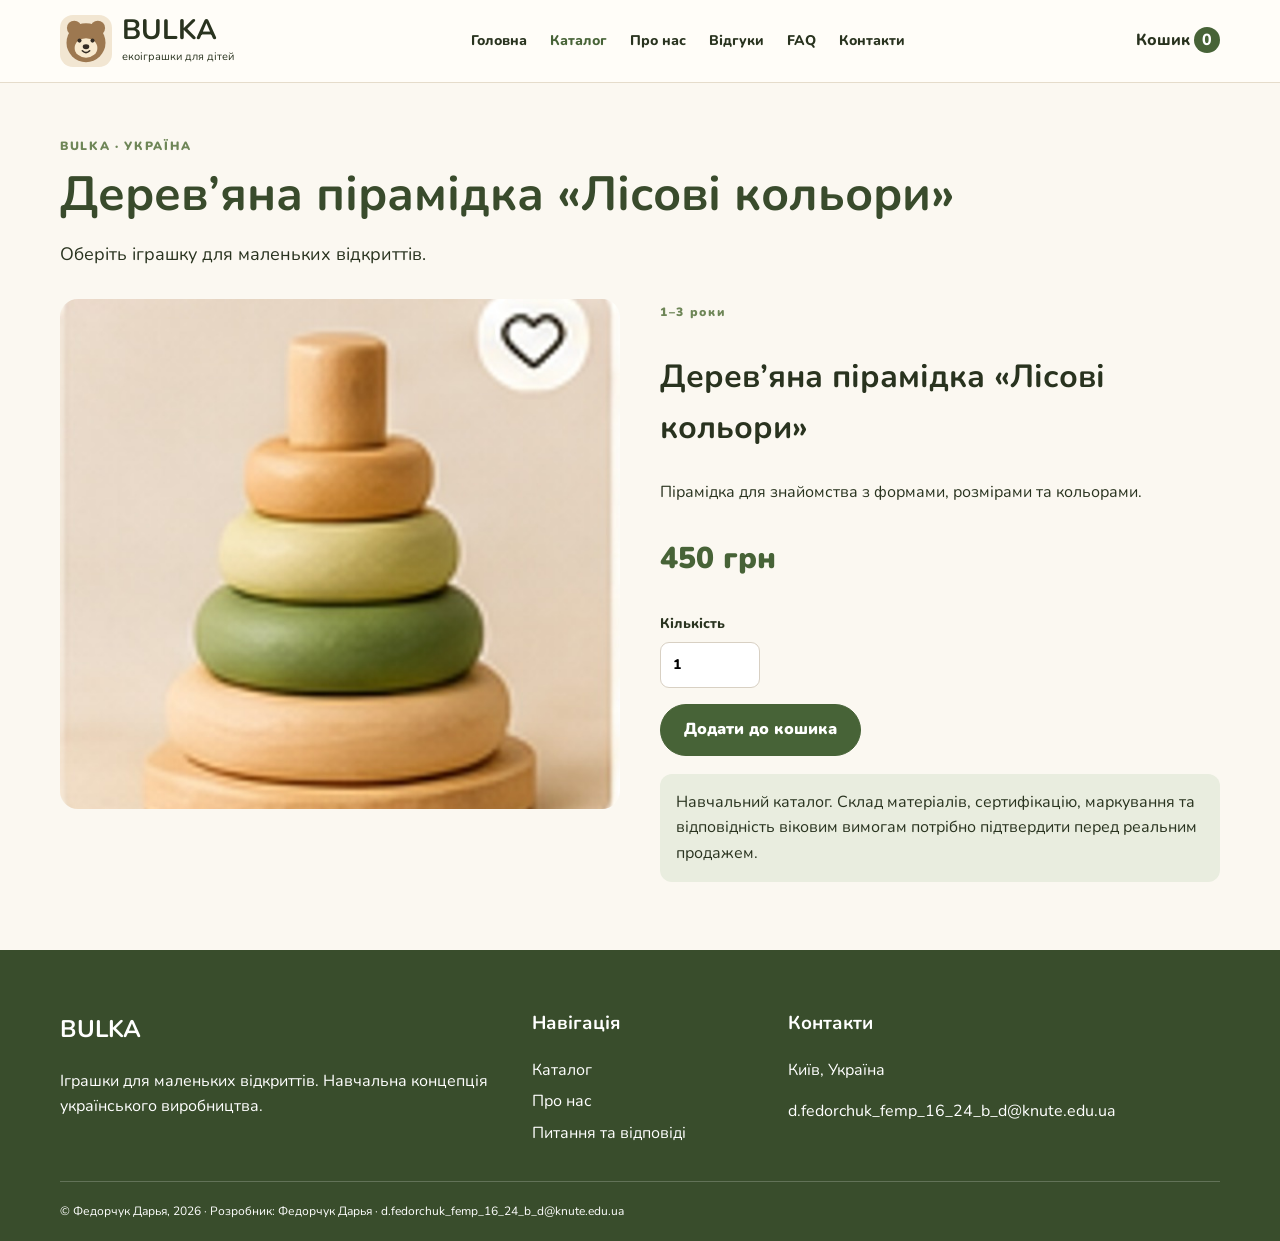
<file: product.html>
<!doctype html><html lang="uk"><head><meta charset="UTF-8"><meta name="viewport" content="width=device-width,initial-scale=1"><meta name="theme-color" content="#466039"><meta name="description" content="BULKA — український навчальний проєкт виробництва дитячих іграшок з дерева, текстилю та відповідально підібраних матеріалів."><title>Товар — BULKA</title><link rel="icon" href="images/logo.svg" type="image/svg+xml"><link rel="stylesheet" href="css/style.css"></head><body><header class="site-header"><div class="container header-inner"><a class="brand" href="index.html"><img src="images/logo.svg" alt="BULKA" width="52" height="52"><span><b>BULKA</b><small>екоіграшки для дітей</small></span></a><button class="mobile-menu" id="menu-button" type="button" aria-label="Меню">☰</button><nav class="nav" id="nav"><a class="" href="index.html">Головна</a><a class="active" href="catalog.html">Каталог</a><a class="" href="about.html">Про нас</a><a class="" href="reviews.html">Відгуки</a><a class="" href="faq.html">FAQ</a><a class="" href="contacts.html">Контакти</a></nav><a class="cart-link" href="cart.html">Кошик <span id="cart-count">0</span></a></div></header><main><section class="container section"><div class="page-heading"><span class="eyebrow">BULKA · УКРАЇНА</span><h1>Дерев’яна пірамідка «Лісові кольори»</h1><p>Оберіть іграшку для маленьких відкриттів.</p></div><div class="product-detail"><img id="detail-image" src="images/toy1.jpg" alt="Дерев’яна пірамідка"><div><span class="eyebrow" id="detail-age">1–3 роки</span><h2 id="detail-name">Дерев’яна пірамідка «Лісові кольори»</h2><p id="detail-desc">Пірамідка для знайомства з формами, розмірами та кольорами.</p><p class="detail-price" id="detail-price">450 грн</p><label>Кількість <input type="number" id="detail-qty" min="1" max="20" value="1"></label><p><button class="btn" id="detail-add" type="button" data-add="1">Додати до кошика</button></p><div class="notice">Навчальний каталог. Склад матеріалів, сертифікацію, маркування та відповідність віковим вимогам потрібно підтвердити перед реальним продажем.</div></div></div></section></main><footer class="site-footer"><div class="container footer-grid"><div><h2>BULKA</h2><p>Іграшки для маленьких відкриттів. Навчальна концепція українського виробництва.</p></div><div><h3>Навігація</h3><a href="catalog.html">Каталог</a><a href="about.html">Про нас</a><a href="faq.html">Питання та відповіді</a></div><div><h3>Контакти</h3><p>Київ, Україна</p><a href="mailto:d.fedorchuk_femp_16_24_b_d@knute.edu.ua">d.fedorchuk_femp_16_24_b_d@knute.edu.ua</a></div></div><div class="container copyright">© Федорчук Дарья, 2026 · Розробник: Федорчук Дарья · d.fedorchuk_femp_16_24_b_d@knute.edu.ua</div></footer><script src="js/script.js" defer></script></body></html>
</file>
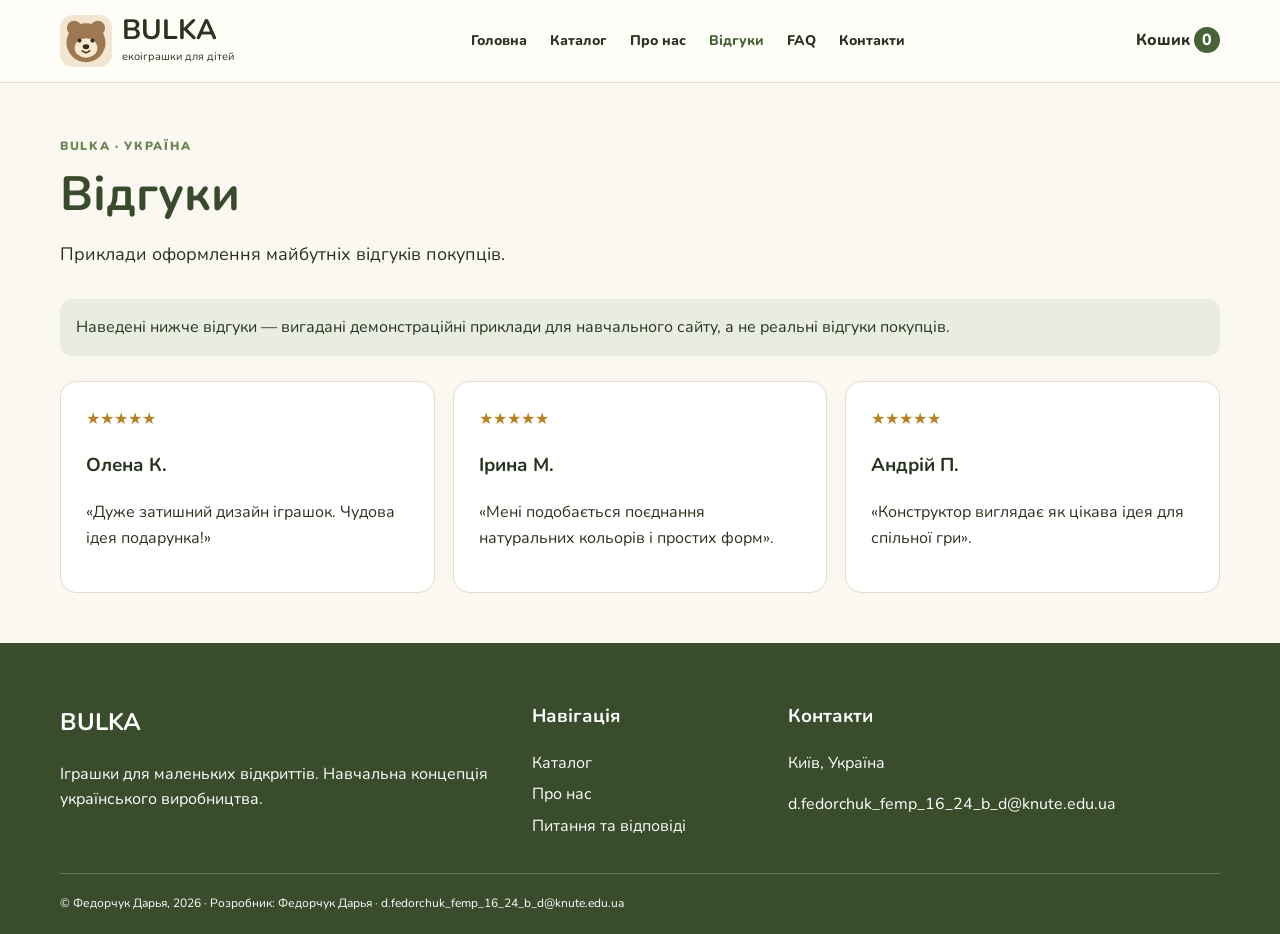
<file: reviews.html>
<!doctype html><html lang="uk"><head><meta charset="UTF-8"><meta name="viewport" content="width=device-width,initial-scale=1"><meta name="theme-color" content="#466039"><meta name="description" content="BULKA — український навчальний проєкт виробництва дитячих іграшок з дерева, текстилю та відповідально підібраних матеріалів."><title>Відгуки — BULKA</title><link rel="icon" href="images/logo.svg" type="image/svg+xml"><link rel="stylesheet" href="css/style.css"></head><body><header class="site-header"><div class="container header-inner"><a class="brand" href="index.html"><img src="images/logo.svg" alt="BULKA" width="52" height="52"><span><b>BULKA</b><small>екоіграшки для дітей</small></span></a><button class="mobile-menu" id="menu-button" type="button" aria-label="Меню">☰</button><nav class="nav" id="nav"><a class="" href="index.html">Головна</a><a class="" href="catalog.html">Каталог</a><a class="" href="about.html">Про нас</a><a class="active" href="reviews.html">Відгуки</a><a class="" href="faq.html">FAQ</a><a class="" href="contacts.html">Контакти</a></nav><a class="cart-link" href="cart.html">Кошик <span id="cart-count">0</span></a></div></header><main><section class="container section"><div class="page-heading"><span class="eyebrow">BULKA · УКРАЇНА</span><h1>Відгуки</h1><p>Приклади оформлення майбутніх відгуків покупців.</p></div><div class="notice">Наведені нижче відгуки — вигадані демонстраційні приклади для навчального сайту, а не реальні відгуки покупців.</div><div class="values"><article><div class="stars">★★★★★</div><h3>Олена К.</h3><p>«Дуже затишний дизайн іграшок. Чудова ідея подарунка!»</p></article><article><div class="stars">★★★★★</div><h3>Ірина М.</h3><p>«Мені подобається поєднання натуральних кольорів і простих форм».</p></article><article><div class="stars">★★★★★</div><h3>Андрій П.</h3><p>«Конструктор виглядає як цікава ідея для спільної гри».</p></article></div></section></main><footer class="site-footer"><div class="container footer-grid"><div><h2>BULKA</h2><p>Іграшки для маленьких відкриттів. Навчальна концепція українського виробництва.</p></div><div><h3>Навігація</h3><a href="catalog.html">Каталог</a><a href="about.html">Про нас</a><a href="faq.html">Питання та відповіді</a></div><div><h3>Контакти</h3><p>Київ, Україна</p><a href="mailto:d.fedorchuk_femp_16_24_b_d@knute.edu.ua">d.fedorchuk_femp_16_24_b_d@knute.edu.ua</a></div></div><div class="container copyright">© Федорчук Дарья, 2026 · Розробник: Федорчук Дарья · d.fedorchuk_femp_16_24_b_d@knute.edu.ua</div></footer><script src="js/script.js" defer></script></body></html>
</file>
<file: css/style.css>
@import url('https://fonts.googleapis.com/css2?family=Nunito:wght@400;500;600;700;800;900&display=swap');:root{--green:#476337;--dark:#29331f;--cream:#fbf8f1;--sand:#f2e9d9;--line:#e5dccb}*{box-sizing:border-box}body{margin:0;font-family:Nunito,Arial,sans-serif;color:var(--dark);background:var(--cream);line-height:1.6}a{color:inherit;text-decoration:none}button,input,select,textarea{font:inherit}button{cursor:pointer}.container{width:min(1160px,92%);margin:auto}.site-header{background:#fffdf8;position:sticky;top:0;z-index:20;border-bottom:1px solid var(--line)}.header-inner{min-height:82px;display:flex;align-items:center;gap:30px}.brand{display:flex;align-items:center;gap:10px;min-width:180px}.brand b{font-size:28px;line-height:1}.brand small{display:block;font-size:11px}.nav{display:flex;gap:23px;margin:auto}.nav a{font-weight:800;font-size:14px}.nav a:hover,.nav .active{color:var(--green)}.cart-link{white-space:nowrap;font-weight:800}.cart-link span{background:var(--green);color:white;border-radius:20px;padding:2px 8px}.mobile-menu{display:none}.hero{background:linear-gradient(115deg,#f7f0e4,#f3e5d1)}.hero-grid{display:grid;grid-template-columns:1fr 1fr;min-height:480px;align-items:center;gap:32px}.hero h1{font-size:clamp(36px,4.4vw,60px);line-height:1.13;max-width:590px;margin:20px 0;color:#43582d}.hero-copy p{font-size:19px;max-width:490px}.eyebrow{letter-spacing:.14em;font-size:12px;font-weight:900;color:#6e8657}.hero-image img{width:100%;height:440px;object-fit:cover;border-radius:25px}.hero-actions{display:flex;gap:12px;flex-wrap:wrap;margin-top:28px}.btn,.product-bottom button{display:inline-block;background:var(--green);color:white;border:1px solid var(--green);padding:12px 23px;border-radius:26px;font-weight:900}.btn:hover,.product-bottom button:hover{background:#344e28}.btn.outline{background:transparent;color:var(--green)}.benefits{display:grid;grid-template-columns:repeat(4,1fr);gap:15px;padding:25px 0}.benefits div{background:#f2eddf;border-radius:16px;padding:18px;text-align:center}.section{padding:50px 0}.page-heading{margin-bottom:30px}.page-heading h1,.section h1{font-size:clamp(34px,4vw,48px);line-height:1.15;margin:8px 0;color:#394b2c}.page-heading p{font-size:18px}.product-grid{display:grid;grid-template-columns:repeat(5,1fr);gap:17px}.product-card{background:white;border:1px solid var(--line);border-radius:16px;overflow:hidden;box-shadow:0 3px 14px #483d2210}.product-card img{width:100%;aspect-ratio:1;object-fit:cover}.product-info{padding:14px}.product-info small{color:#6d745f}.product-info h3{font-size:17px;line-height:1.25;min-height:44px;margin:8px 0}.product-info p{font-size:13px;min-height:60px}.product-bottom{display:flex;align-items:center;justify-content:space-between;gap:6px}.product-bottom strong{white-space:nowrap}.product-bottom button{border-radius:10px;padding:8px 10px;font-size:12px}.center{text-align:center;margin-top:30px}.story-banner{display:grid;grid-template-columns:1fr 1fr;gap:35px;background:#f1e9dc;border-radius:22px;overflow:hidden;align-items:center;margin-top:32px;margin-bottom:60px}.story-banner img{width:100%;height:300px;object-fit:cover}.story-banner>div{padding:24px}.story-banner h2{font-size:32px;line-height:1.2}.site-footer{background:#394d2c;color:white;padding:40px 0 20px}.footer-grid{display:grid;grid-template-columns:2fr 1fr 2fr;gap:40px}.footer-grid a{display:block;overflow-wrap:anywhere;margin:6px 0}.copyright{font-size:12px;border-top:1px solid #ffffff35;padding-top:20px;margin-top:28px;overflow-wrap:anywhere}.filterbar{display:grid;grid-template-columns:2fr repeat(3,1fr);gap:12px;background:#f1eadf;padding:20px;border-radius:16px;margin-bottom:20px}label{display:block;font-weight:800;font-size:14px}input,select,textarea{display:block;width:100%;padding:11px 12px;border:1px solid #d8d0c3;border-radius:9px;background:white;margin-top:6px}.muted{color:#737568}.product-detail{display:grid;grid-template-columns:1fr 1fr;gap:40px}.product-detail>img{width:100%;max-height:510px;object-fit:cover;border-radius:18px}.product-detail h2{font-size:32px}.detail-price{font-size:30px;font-weight:900;color:var(--green)}.product-detail input{max-width:100px}.notice{background:#e9eddf;padding:16px;border-radius:12px;margin:18px 0}.values{display:grid;grid-template-columns:repeat(3,1fr);gap:18px;margin-top:25px}.values article,.panel{background:white;border:1px solid var(--line);border-radius:16px;padding:25px}.stars{color:#b88120}.faq-list{max-width:850px}.faq-list details{background:white;border:1px solid var(--line);border-radius:12px;margin:10px 0;padding:17px 20px}.faq-list summary{cursor:pointer;font-weight:900}.contact-grid{display:grid;grid-template-columns:1fr 1fr;gap:24px}.contact-grid label{margin:12px 0}.cart-row{display:grid;grid-template-columns:70px 1fr 110px 100px 30px;align-items:center;gap:15px;border-bottom:1px solid var(--line);padding:15px 0}.cart-row img{width:70px;border-radius:9px}.cart-row button{border:1px solid var(--line);background:#f6f1e9;border-radius:7px;padding:4px 8px}.cart-total{font-size:22px;font-weight:900;margin:20px 0}[hidden]{display:none!important}@media(max-width:950px){.product-grid{grid-template-columns:repeat(3,1fr)}.filterbar{grid-template-columns:repeat(2,1fr)}.nav{gap:12px}.header-inner{gap:14px}}@media(max-width:680px){.header-inner{min-height:70px;flex-wrap:wrap}.brand{margin-right:auto}.mobile-menu{display:block;background:none;border:0;font-size:24px}.nav{display:none;order:4;flex-basis:100%;flex-direction:column;padding:12px 0}.nav.open{display:flex}.hero-grid,.story-banner,.product-detail,.contact-grid{grid-template-columns:1fr}.hero-grid{padding:35px 0}.hero-image img{height:310px}.benefits{grid-template-columns:repeat(2,1fr)}.product-grid{grid-template-columns:repeat(2,1fr)}.filterbar{grid-template-columns:1fr}.footer-grid{grid-template-columns:1fr;gap:12px}.values{grid-template-columns:1fr}.cart-row{grid-template-columns:55px 1fr 70px;gap:8px}.cart-row img{width:55px}.cart-row strong{grid-column:2}.cart-row>button{grid-column:3}.product-info h3{font-size:15px}.product-bottom{align-items:flex-start;flex-direction:column}.hero h1{font-size:37px}}
</file>
